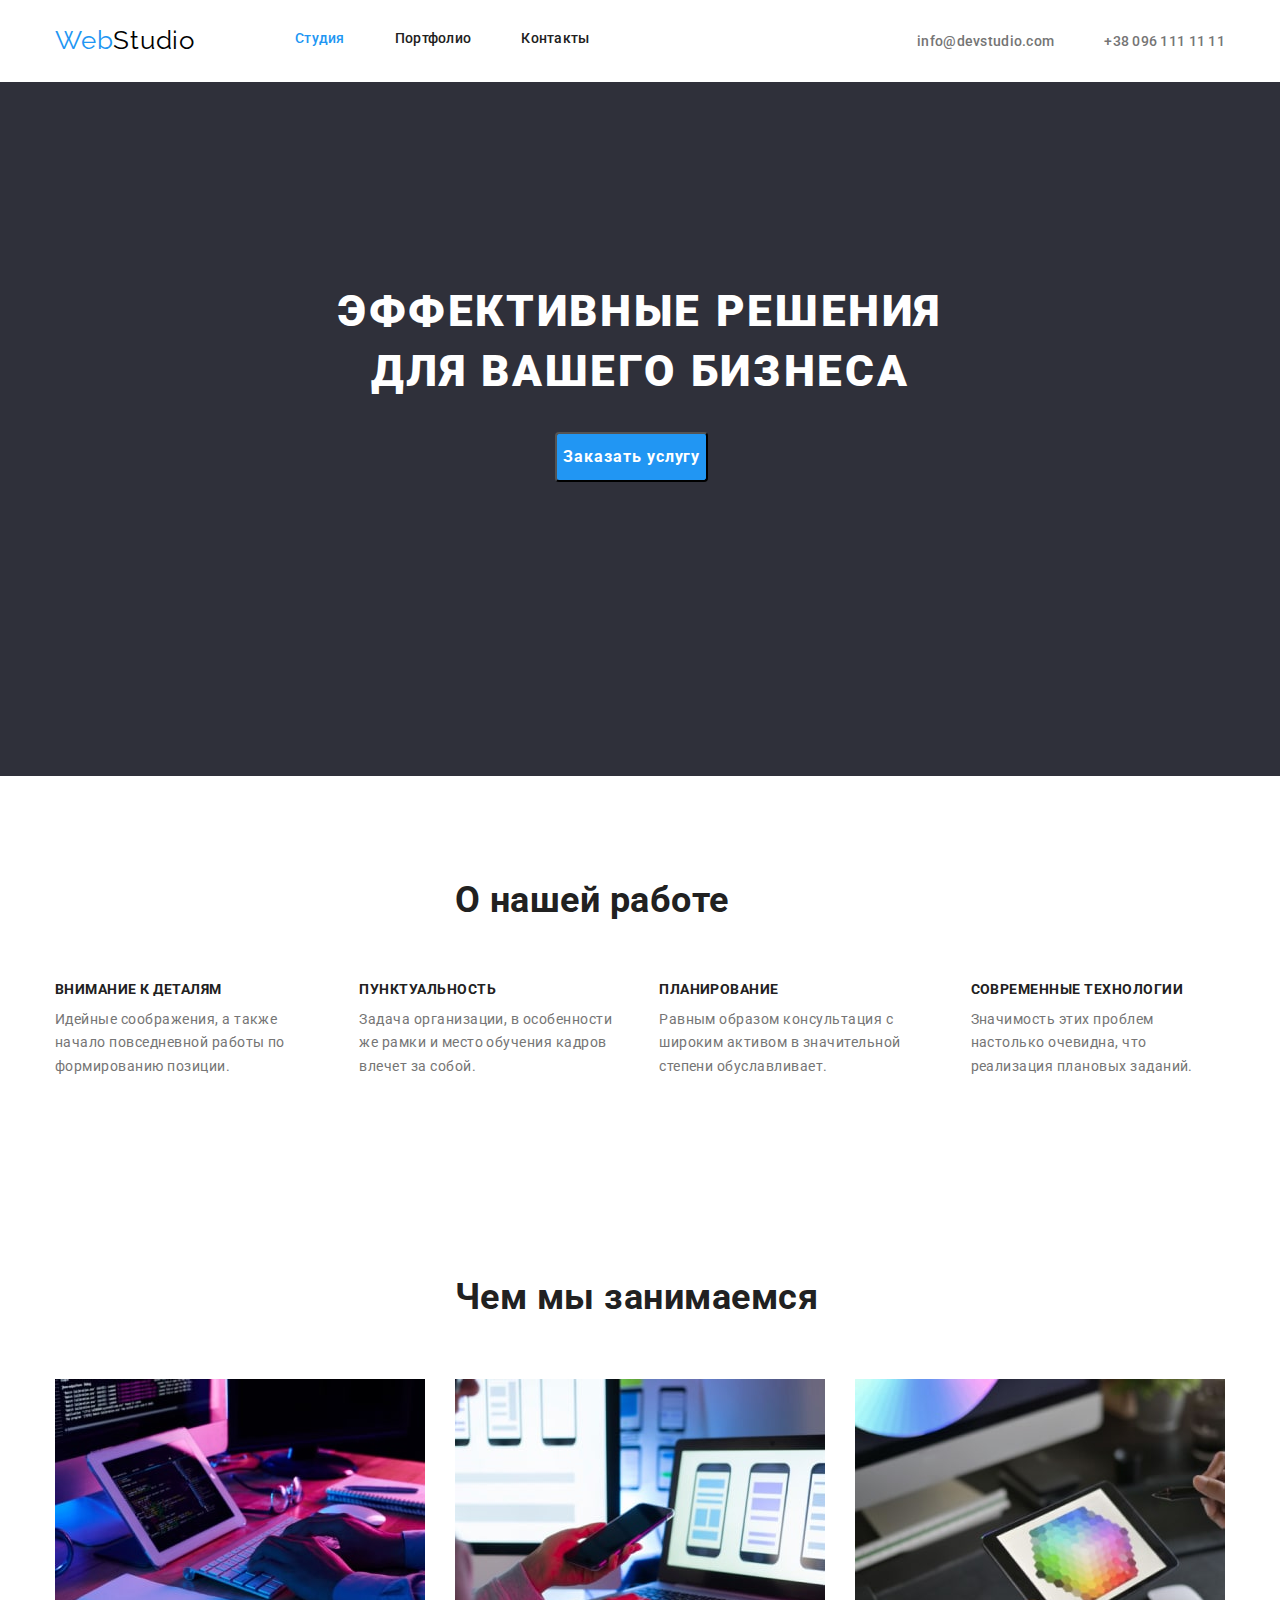
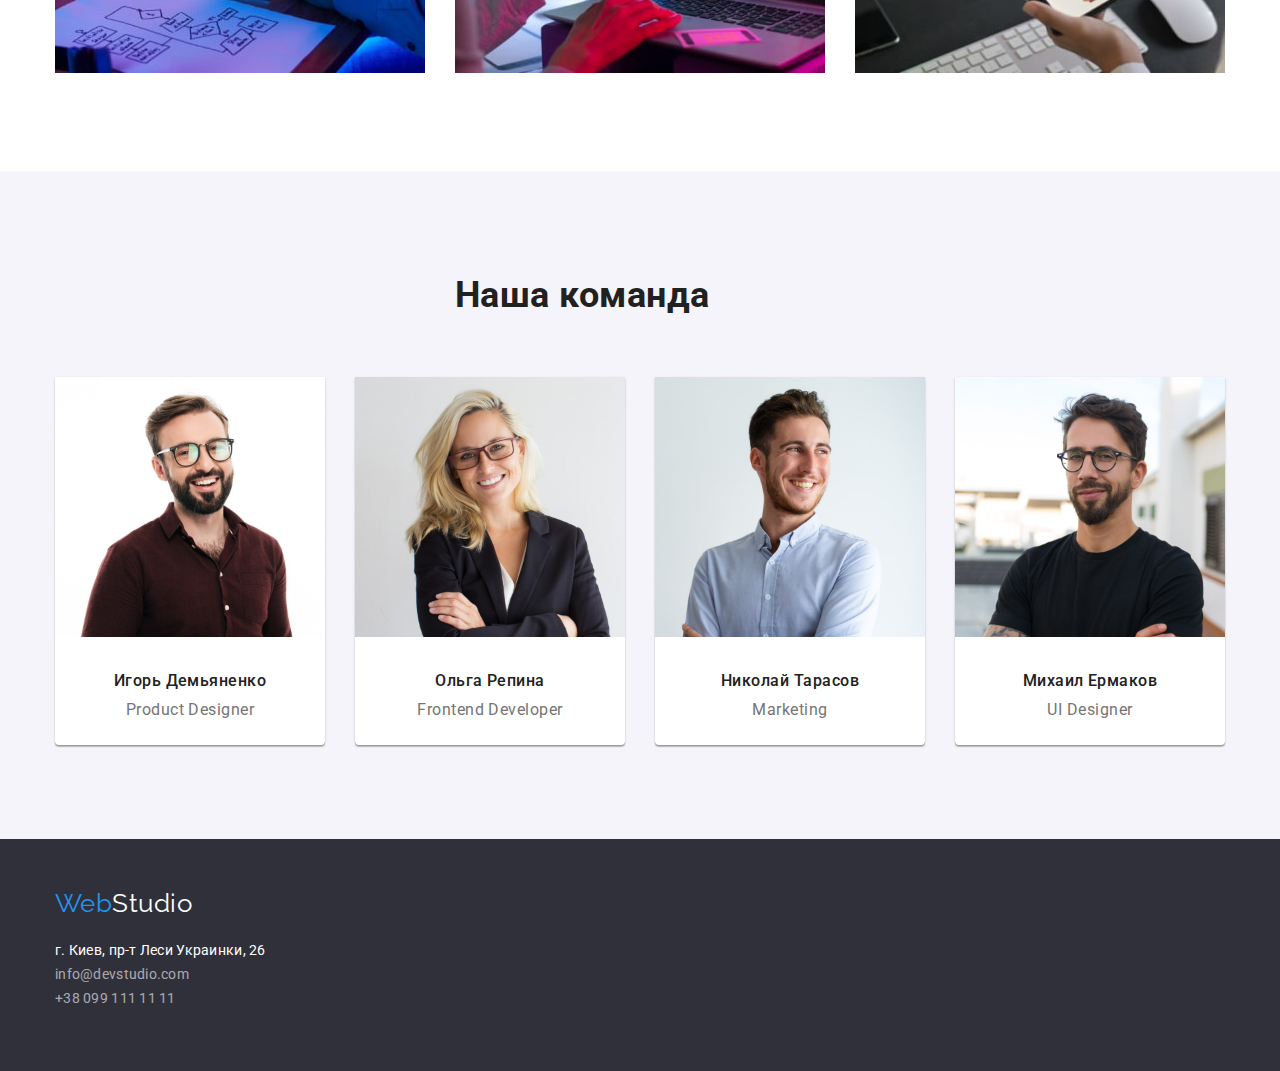
<file: index.html>
<!DOCTYPE html>
<html lang="ru">

<head>
    <link rel="stylesheet" href="https://cdnjs.cloudflare.com/ajax/libs/modern-normalize/1.1.0/modern-normalize.min.css" />
    <meta charset="UTF-8">
    <meta http-equiv="X-UA-Compatible" content="IE=edge">
    <meta name="viewport" content="width=device-width, initial-scale=1.0">
    <title>Студия</title>

    <link rel="preconnect" href="https://fonts.googleapis.com">
    <link rel="preconnect" href="https://fonts.gstatic.com" crossorigin>
    <link href="https://fonts.googleapis.com/css2?family=Raleway:wght@700&family=Roboto:wght@400;500;700;900&display=swap"
        rel="stylesheet">
    <link rel="stylesheet" href="css/styles.css">
</head>

<body>
    <header>
        <div class="container header-container">
            <nav class="header-nav">
                <a class="logo" href="" lang="en">Web<span class="logo-web">Studio</span>
                </a>
                <ul class="nav-site list">
                    <li class="menu-item">
                        <a href="index.html" class="site-nav link">Студия</a>
                    </li>
                    <li class="menu-item">
                        <a href="portfolio.html" class="link">Портфолио</a>
                    </li>
                    <li class="menu-item">
                        <a href="" class="link">Контакты</a>
                    </li>
                </ul>
            </nav>
            <div class="header-connect">
                <ul class="header list">
                    <li class="connect-item">
                        <a class="header-link" href="mailto:info@devstudio.com" >info@devstudio.com</a>
                    </li>
                    <li class="connect-item">
                        <a class="header-link" href="tel:+380961111111" >+38 096 111 11 11</a>
                    </li>
                </ul>
            </div>
        </div>
    </header>
    <main>
        <section class="hero">
            <div class="container">
                <div>
                    <h1 class="hero-title">Эффективные решения для вашего бизнеса</h1>
                    <button class="hero-button" type="button">Заказать услугу</button>
                </div>
            </div>
        </section>
        <section class="section">
            <div class="container">
                <h2 class="section-title">О нашей работе</h2>
                <ul class="section-work list">
                    <li class="work-item">
                        <h3 class="work-title">Внимание к деталям</h3>
                        <p class="work-text">Идейные соображения, а также начало повседневной работы по формированию позиции.</p>
                    </li>
                    <li class="work-item">
                        <h3 class="work-title">Пунктуальность</h3>
                        <p class="work-text">Задача организации, в особенности же рамки и место обучения кадров влечет за собой.</p>
                    </li>
                    <li class="work-item">
                        <h3 class="work-title">Планирование</h3>
                        <p class="work-text">Равным образом консультация с широким активом в значительной степени обуславливает.</p>
                    </li>
                    <li class="work-item">
                        <h3 class="work-title">Современные технологии</h3>
                        <p class="work-text">Значимость этих проблем настолько очевидна, что реализация плановых заданий.</p>
                    </li>
                </ul>
            </div>
        </section>
        <section class="section">
            <div class="container">
                <h2 class="section-title">Чем мы занимаемся</h2>
                <ul class="section-image list">
                    <li class="image-item">
                        <img src="./img/main/image-1.jpg" alt="Разработка" width="370" height="294">
                    </li>
                    <li class="image-item">
                        <img src="./img/main/image-2.jpg" alt="Оптимизация" width="370" height="294">
                    </li>
                    <li class="image-item">
                        <img src="./img/main/image-3.jpg" alt="Дизайн" width="370" height="294">
                    </li>
                </ul>
            </div>
        </section>
        <section class="section team">
            <div class="container">
                <h2 class="section-title">Наша команда</h2>
                <ul class="team list">
                    <li class="team-item">
                        <img src="./img/main/photo-1.jpg" alt="Игорь Демьяненко" width="270" height="260">
                        <h3 class="team-title">Игорь Демьяненко</h3>
                        <p class="team-text" lang="en">Product Designer</p>
                    </li>
                    <li class="team-item">
                        <img src="./img/main/photo-2.jpg" alt="Ольга Репина" width="270" height="260">
                        <h3 class="team-title">Ольга Репина</h3>
                        <p class="team-text" lang="en">Frontend Developer</p>
                    </li>
                    <li class="team-item">
                        <img src="./img/main/photo-3.jpg" alt="Николай Тарасов" width="270" height="260">
                        <h3 class="team-title">Николай Тарасов</h3>
                        <p class="team-text" lang="en">Marketing</p>
                    </li>
                    <li class="team-item">
                        <img src="./img/main/photo-4.jpg" alt="Михаил Ермаков" width="270" height="260">
                        <h3 class="team-title">Михаил Ермаков</h3>
                        <p class="team-text" lang="en">UI Designer</p>
                    </li>
                </ul>
            </div>
        </section>
    </main>
    <footer>
        <div class="container">
            <a class="footer-logo" href="" lang="en">Web<span class="footer-web">Studio</span>
            </a>
            <address class="footer-address">
                <ul class="address list">
                    <li>
                        <a class="address-map" href="https://goo.gl/maps/rYRe1gYm4yy4epoq8" target="_blank" rel="noopener noreferrer">г. Киев, пр-т Леси Украинки, 26</a>
                    </li>
                    <li>
                        <a class="address-link" href="mailto:info@devstudio.com">info@devstudio.com</a>
                    </li>
                    <li>
                        <a class="address-link" href="tel:+380991111111">+38 099 111 11 11</a>
                    </li>
                </ul>
            </address>
        </div>
    </footer>
</body>

</html>
</file>
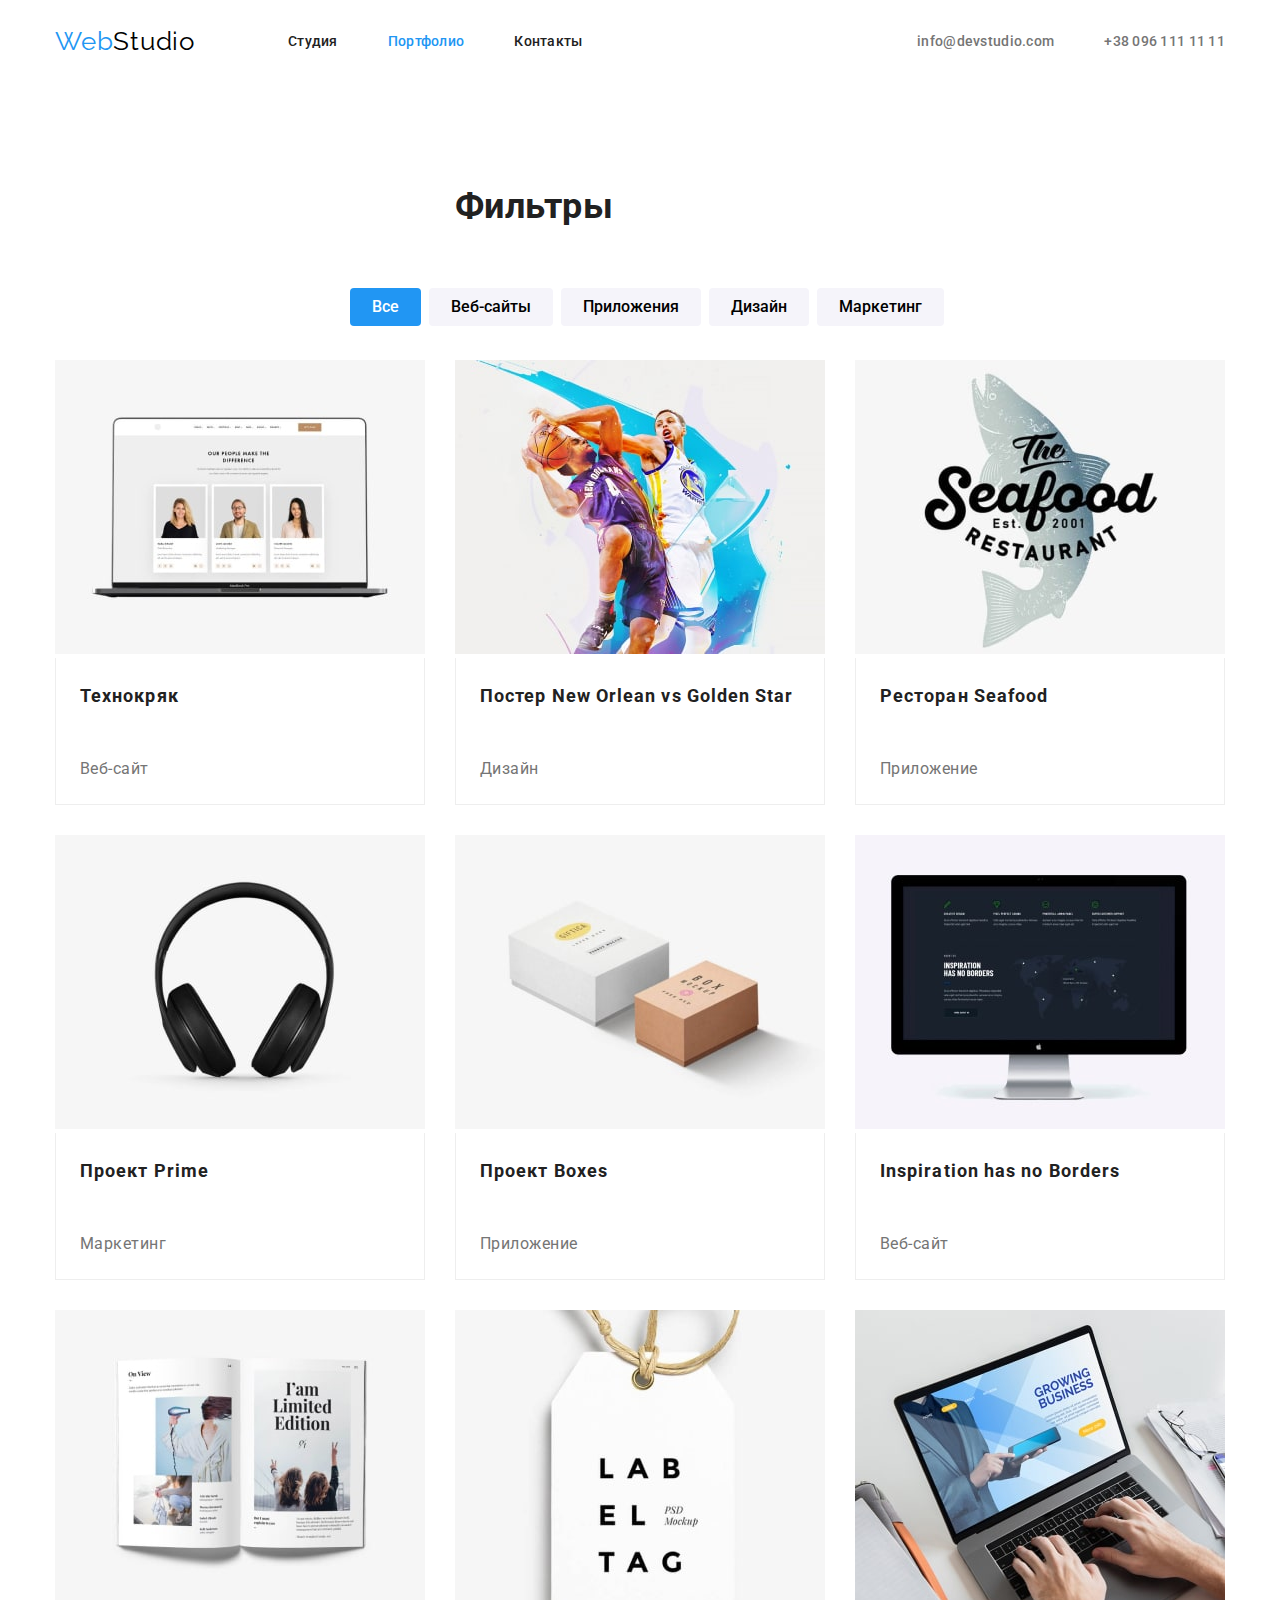
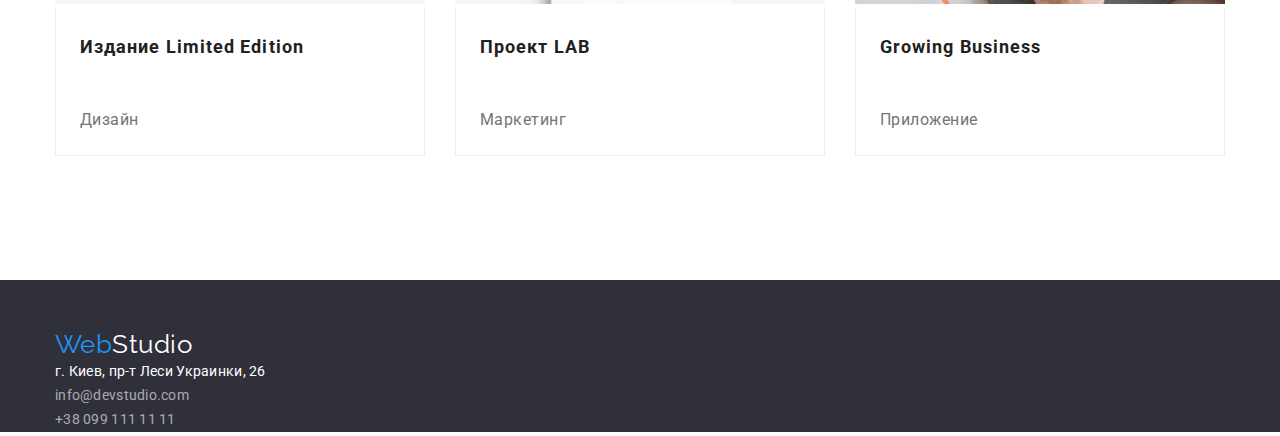
<file: portfolio.html>
<!DOCTYPE html>
<html lang="ru">

<head>
    <link rel="stylesheet" href="https://cdnjs.cloudflare.com/ajax/libs/modern-normalize/1.1.0/modern-normalize.min.css" />
    <meta charset="UTF-8">
    <meta http-equiv="X-UA-Compatible" content="IE=edge">
    <meta name="viewport" content="width=device-width, initial-scale=1.0">
    <title>Студия</title>
    
    <link rel="stylesheet" href="https://cdnjs.cloudflare.com/ajax/libs/modern-normalize/1.1.0/modern-normalize.min.css" />
    <link rel="preconnect" href="https://fonts.googleapis.com">
    <link rel="preconnect" href="https://fonts.gstatic.com" crossorigin>
    <link href="https://fonts.googleapis.com/css2?family=Raleway:wght@700&family=Roboto:wght@400;500;700;900&display=swap"
        rel="stylesheet">
    <link rel="stylesheet" href="css/styles.css">
</head>

<body>
    <header>
        <div class="container header-container">
            <nav class="header-nav">
                <a class="logo-portfolio" href="" lang="en">Web<span class="logo-web">Studio</span>
                </a>
                <ul class="portfolio-nav list">
                    <li class="menu-item">
                        <a href="index.html" class="link">Студия</a>
                    </li>
                    <li class="menu-item">
                        <a href="portfolio.html" class="portfolio-list link">Портфолио</a>
                    </li>
                    <li class="menu-item">
                        <a href="" class="link">Контакты</a>
                    </li>
                </ul>
            </nav>
            <div class="header-connect">
                <ul class="header list">
                    <li class="connect-item">
                        <a class="header-link" href="mailto:info@devstudio.com">info@devstudio.com</a>
                    </li>
                    <li class="connect-item">
                        <a class="header-link" href="tel:+380961111111">+38 096 111 11 11</a>
                    </li>
                </ul>
            </div>
        </div>
    </header>
    <main>
        <section class="section">
            <div class="container">
                <h1  class="section-title">Фильтры</h1>
                <ul class="portfolio-filter list" >
                    <li class="filter-item">
                        <button class="portfolio-button active" type="button">Все</button>
                    </li>
                    <li class="filter-item">
                        <button class="portfolio-button" type="button">Веб-сайты</button>
                    </li>
                    <li class="filter-item">
                        <button class="portfolio-button" type="button">Приложения</button>
                    </li>
                    <li class="filter-item">
                        <button class="portfolio-button" type="button">Дизайн</button>
                    </li>
                    <li class="filter-item">
                        <button class="portfolio-button" type="button">Маркетинг</button>
                    </li>
                </ul>
                <ul class="portfolio list">
                    <li class="portfolio-item">
                        <a class="portfolio-link">
                            <img src="./img/portfolio/img-1.jpg" alt="Веб-сайт" width="370" height="294">
                            <div class="portfolio-card">
                                <h2 class="portfolio-title">Технокряк</h2>
                                <p class="portfolio-text">Веб-сайт</p>
                            </div>
                        </a>
                    </li>
                    <li class="portfolio-item">
                        <a class="portfolio-link">
                            <img src="./img/portfolio/img-2.jpg" alt="Дизайн" width="370" height="294">
                            <div class="portfolio-card">
                                <h2 class="portfolio-title">Постер <span lang="en">New Orlean vs Golden Star</span></h2>
                                <p class="portfolio-text">Дизайн</p>
                            </div>
                        </a>
                    </li>
                    <li class="portfolio-item">
                        <a class="portfolio-link">
                            <img src="./img/portfolio/img-3.jpg" alt="Приложение" width="370" height="294">
                            <div class="portfolio-card">
                                <h2  class="portfolio-title">Ресторан <span lang="en">Seafood</span></h2 >
                                <p class="portfolio-text">Приложение</p>
                            </div>
                            </a>
                    </li>
                    <li class="portfolio-item">
                        <a class="portfolio-link">
                            <img src="./img/portfolio/img-4.jpg" alt="Маркетинг" width="370" height="294">
                            <div class="portfolio-card">
                                <h2  class="portfolio-title">Проект <span lang="en">Prime</span></h2 >
                                <p class="portfolio-text">Маркетинг</p>
                            </div>
                        </a>
                    </li>
                    <li class="portfolio-item">
                        <a class="portfolio-link">
                            <img src="./img/portfolio/img-5.jpg" alt="Приложение" width="370" height="294">
                            <div class="portfolio-card">
                                <h2  class="portfolio-title">Проект <span lang="en">Boxes</span></h2 >
                                <p class="portfolio-text">Приложение</p>
                            </div>
                        </a>
                    </li>
                    <li class="portfolio-item">
                        <a class="portfolio-link">
                            <img src="./img/portfolio/img-6.jpg" alt="Веб-сайт" width="370" height="294">
                            <div class="portfolio-card">
                                <h2  class="portfolio-title" lang="en">Inspiration has no Borders</h2 >
                                <p class="portfolio-text">Веб-сайт</p>
                            </div>
                        </a>
                    </li>
                    <li class="portfolio-item">
                        <a class="portfolio-link">
                            <img src="./img/portfolio/img-7.jpg" alt="Дизайн" width="370" height="294">
                            <div class="portfolio-card">
                                <h2  class="portfolio-title">Издание <span lang="en">Limited Edition</span></h2 >
                                <p class="portfolio-text">Дизайн</p>
                            </div>
                        </a>
                    </li>
                    <li class="portfolio-item">
                        <a class="portfolio-link">
                            <img src="./img/portfolio/img-8.jpg" alt="Маркетинг" width="370" height="294">
                            <div class="portfolio-card">
                                <h2  class="portfolio-title">Проект <span lang="en">LAB</span></h2 >
                                <p class="portfolio-text">Маркетинг</p>
                            </div>
                        </a>
                    </li>
                    <li class="portfolio-item">
                        <a class="portfolio-link">
                            <img src="./img/portfolio/img-9.jpg" alt="Приложение" width="370" height="294">
                            <div class="portfolio-card">
                                <h2 class="portfolio-title" lang="en">Growing Business</h2 >
                                <p class="portfolio-text">Приложение</p>
                            </div>
                        </a>
                    </li>
                </ul>
            </div>
        </section>
    </main>
    <footer>
        <div class="container">
            <a class="footer-logo" href="" lang="en">Web<span class="footer-web">Studio</span>
            </a>
            <address>
                <ul class="address list">
                    <li>
                        <a class="address-map" href="https://goo.gl/maps/rYRe1gYm4yy4epoq8" target="_blank"
                            rel="noopener noreferrer">г. Киев, пр-т Леси Украинки, 26</a>
                    </li>
                    <li>
                        <a class="address-link" href="mailto:info@devstudio.com">info@devstudio.com</a>
                    </li>
                    <li>
                        <a class="address-link" href="tel:+380991111111">+38 099 111 11 11</a>
                    </li>
                </ul>
            </address>
        </div>
    </footer>
</body>

</html>
</file>
<file: css/styles.css>
:root {
  --main-title-color: #ffffff;
  --secondary-title-color: #2f303a;
  --third-title-color: #f5f4fa;
  --main-text-color: #212121;
  --secondary-text-color: #757575;
  --third-text-color:#000000;
  --accent-color: #2196f3;
  --main-font-size: 16px;
  --secondary-font-size: 14px;
  --third-font-size: 26px;
}

body {
  font-family: 'Roboto', sans-serif;
  background-color: var(--main-title-color);
  color: var(--main-text-color);
  letter-spacing: 0.03em;
}

p,
h1,
h2,
h3,
h4,
h5,
h6 {
  margin: 0;
}

ul {
  margin: 0;
  padding: 0;
}

button {
  cursor: pointer;
}

.container {
  width: 1200px;
  padding-left: 15px;
  padding-right: 15px;
  margin: 0 auto;
}

/* hero */

.hero-title {
  font-weight: 900;
  font-size: 44px;
  line-height: 1.36;
  letter-spacing: 0.06em;
  text-transform: uppercase;
  padding-top: 200px;
  padding-left: 250px;
  padding-right:250px;
  margin-bottom: 30px;
  text-align: center;
}

.hero {
  background-color: var(--secondary-title-color);
  color: var(--main-title-color);
  padding-bottom: 94px;
}

.hero-button {
  font-weight: 700;
  font-size: var(--main-font-size);
  background-color: var(--accent-color);
  color: var(--main-title-color);
  line-height: 1.88;
  letter-spacing: 0.06em;
  cursor: pointer;
  border-radius: 4px;
  height: 50px;
  weight: 200px;
  margin-bottom: 200px;
  margin-left: 500px;
  margin-right: 500px;
}

.hero-button:hover,
.hero-button:focus {
  background-color: #188ce8;
}

/* section */

.header-container {
  display: flex;
  align-items: center;
}

.logo-web {
  text-decoration: none;
  color: var(--third-text-color);
}

.logo,
.logo-portfolio {
  font-family: 'Raleway', sans-serif;
  font-size: var(--third-font-size);
  text-decoration: none;
  line-height: 1.19;
  color: var(--accent-color);
    /* identical to box height */
  letter-spacing: 0.03em;
}

.logo {
  margin-right: 100px;
  padding-top: 24px;
  padding-bottom: 25px;
}

.nav-site {
  padding-top: 29px;
  padding-bottom: 35px;
}

.header {
  padding-top: 32px;
  padding-bottom: 32px;

}

.logo-portfolio {
  margin-right: 93px;
}

.section {
  padding-top: 94px;
  padding-bottom: 94px;
}

.section-title {
  font-size: 36px;
  line-height: 1.71;
  margin-bottom: 50px;
  padding-left: 400px;
  padding-right: 400px;
}

.work-title {
  font-size: var(--secondary-font-size);
  line-height: 1.14;
  text-transform: uppercase;
  margin-bottom: 10px;
}

.work-text {
  font-size: var(--secondary-font-size);
  line-height: 1.71;
}

.team-title {
  font-weight: 500;
  font-size: var(--main-font-size);
  line-height: 1.19;
  margin-top: 30px;
  margin-bottom: 10px;
  text-align: center;
  letter-spacing: 0.03em;
}

.team-text {
  font-size: var(--main-font-size);
  line-height: 1.19;
  text-align: center;
  letter-spacing: 0.03em;
}

.team {
  background-color: var(--third-title-color);
}

.team-item {
  width: 270px;
  height: 368px;
  border: ;
  background: #FFFFFF;
  box-shadow: 0px 1px 3px rgba(0, 0, 0, 0.12), 0px 1px 1px rgba(0, 0, 0, 0.14), 0px 2px 1px rgba(0, 0, 0, 0.2);
  border-radius: 0px 0px 4px 4px;
}

.team-text,
.work-text,
.portfolio-text {
  color: var(--secondary-text-color);
}

.list {
  list-style: none;
}

.nav-site,
.portfolio-nav,
.header,
.section-work,
.section-image,
.team,
.portfolio-filter,
.portfolio {
  display: flex;
}

.header-nav {
  display: flex;
  align-items: center;
}

.header-connect {
  margin-left: auto;
}

.menu-item:not(:last-child),
.connect-item:not(:last-child) {
  margin-right: 50px;
}

.work-item:not(:last-child),
.image-item:not(:last-child),
.team-item:not(:last-child) {
  margin-right: 30px;
}

a.site-nav.link,
a.portfolio-nav.link {
  color: var(--accent-color);
}

.link {
  font-weight: 500;
  font-size: var(--secondary-font-size);
  color: var(--main-text-color);
  text-decoration: none;
  line-height: 1.14;
  letter-spacing: 0.02em;
}

.header-link {
  font-weight: 500;
  color: var(--secondary-text-color);
  line-height: 1.14;
}

.address-link {
  font-weight: 400;
  color: rgba(255, 255, 255, 0.6);
  line-height: 1.71;
}

.address-map {
  font-weight: 400;
  color: var(--main-title-color);
  line-height: 1.71;
}

.header-link,
.address-link,
.address-map {
  font-size: var(--secondary-font-size);
  font-style: normal;
  text-decoration: none;
  letter-spacing: 0.02em;
}

.header-link:hover,
.header-link:focus,
.address-map:hover,
.address-map:focus,
.address-link:hover,
.address-link:focus,
.nav-site .link:hover,
.nav-site .link:focus,
.portfolio-nav .link:hover,
.portfolio-nav .link:focus {
  color: var(--accent-color);
}

/* footer */

footer {
  background-color: var(--secondary-title-color);
  padding-top: 50px;
}

.footer-logo {
  font-family: 'Raleway', sans-serif;
  font-size: var(--third-font-size);
  color: var(--accent-color);
  text-decoration: none;
}

.footer-web {
  color: var(--main-title-color);
}

.address-map a {
  color: var(--main-title-color);
}

.footer-address {
  padding-top: 20px;
  padding-bottom: 60px;
}

.address-link,
.address-map {
  padding-bottom: 9px;
}

/* portfolio */

a.portfolio-list.link {
  color: var(--accent-color);
}

button.portfolio-button.active {
  color: var(--main-title-color);
  background-color: var(--accent-color)
}

.portfolio-button {
  font-weight: 500;
  font-size: var(--main-font-size);
  background-color: var(--third-title-color);
  line-height: 1.6;
  cursor: pointer;
  border-radius: 4px;
  padding: 6px 22px;
  border: var(--third-title-color);
}

.portfolio-button:hover,
.portfolio-button:focus {
  background-color: var(--accent-color);
  color: var(--main-title-color);
}

.portfolio-title {
  font-size: 18px;
  line-height: 2;
  letter-spacing: 0.06em;
  padding: 20px 24px 20px 24px;
}

.portfolio-text {
  font-size: var(--main-font-size);
  line-height: 1.88;
  padding: 20px 24px 20px 24px;
}

.portfolio {
  flex-wrap: wrap;
}

.portfolio-filter {
  padding-left: 295px;
  padding-bottom: 34px;
}

.filter-item:not(:last-child) {
  margin-right: 8px;
}

.portfolio-item:not(:last-child) {
  margin-bottom: 30px;
}

.portfolio-item {
  margin-right: 30px;
}

.portfolio-item:nth-child(3n) {
  margin-right: 0;
}

.portfolio-nav {
  padding-top: 32px;
  padding-bottom: 32px;
}

.portfolio-card {
  background: #FFFFFF;
  border: 1px solid #EEEEEE;
  box-sizing: border-box;
  border-top: 110px;
}
</file>
